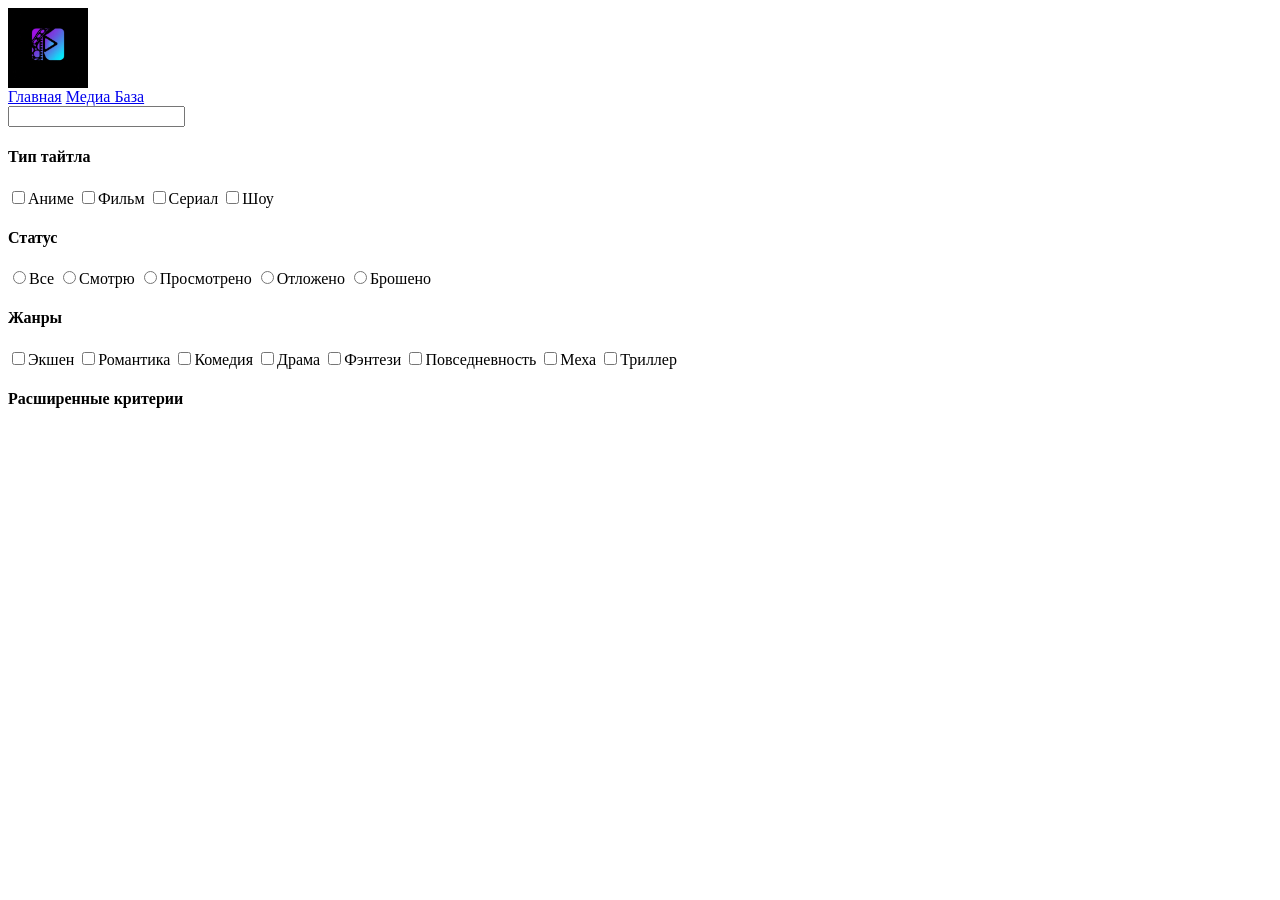
<file: index.html>
<!DOCTYPE html>
<html lang="ru">
<head>
    <meta charset="UTF-8">
    <meta name="viewport" content="width=device-width, initial-scale=1.0">
    <link rel="stylesheet" href="css/style.css">
    <title>media-base</title>
</head>
<body>
    <header>
        <div class="logo">
            <img src="images/logo.png" alt="Логотип сайта" class="logo-image">
        </div>
        <nav>
            <a href="#">Главная</a>
            <a href="#">Медиа База</a>
            <a href="#"></a>
        </nav>
        <search>
            <form>
                <input type="search">
            </form>
        </search>  
    </header>
    <main class="layout">
        <aside class="sidebar">
            <selection class="filter-group">
              <h4>Тип тайтла</h4>
                <label class="check-box"><input type="checkbox"><span class="check">Аниме</span></label>
                <label class="check-box"><input   type="checkbox"><span class="check">Фильм</span></label>
                <label class="check-box"><input type="checkbox"><span class="check">Сериал</span></label>
                <label class="check-box"><input type="checkbox"><span class="check">Шоу</span></label>
            </selection>
            <selection class="filter-group">
                <h4>Статус</h4>
                <label class="check-box"><input type="radio" name="status"><span class="check">Все</span></label>
                <label class="check-box"><input type="radio" name="status"><span class="check">Смотрю</span></label>
                <label class="check-box"><input type="radio" name="status"><span class="check">Просмотрено</span></label>
                <label class="check-box"><input type="radio" name="status"><span class="check">Отложено</span></label>
                <label class="check-box"><input type="radio" name="status"><span class="check">Брошено</span></label>
            </selection>
            <selection class="filter-group">
                <h4>Жанры</h4>
                <label class="check-box"><input type="checkbox"><span class="check">Экшен</span></label>
                <label class="check-box"><input type="checkbox"><span class="check">Романтика</span></label>
                <label class="check-box"><input type="checkbox"><span class="check">Комедия</span></label>
                <label class="check-box"><input type="checkbox"><span class="check">Драма</span></label>
                <label class="check-box"><input type="checkbox"><span class="check">Фэнтези</span></label>
                <label class="check-box"><input type="checkbox"><span class="check">Повседневность</span></label>
                <label class="check-box"><input type="checkbox"><span class="check">Меха</span></label>
                <label class="check-box"><input type="checkbox"><span class="check">Триллер</span></label>
            </selection>
            <selection class="filter-group">
                <h4>Расширенные критерии</h4>
                
            </selection>
        </aside>
        <section class="content">
            <div class="grid">
                <article class="card">

                </article>
            </div>
        </section>
    </main>
    <footer>

    </footer>
</body>
</html>
</file>
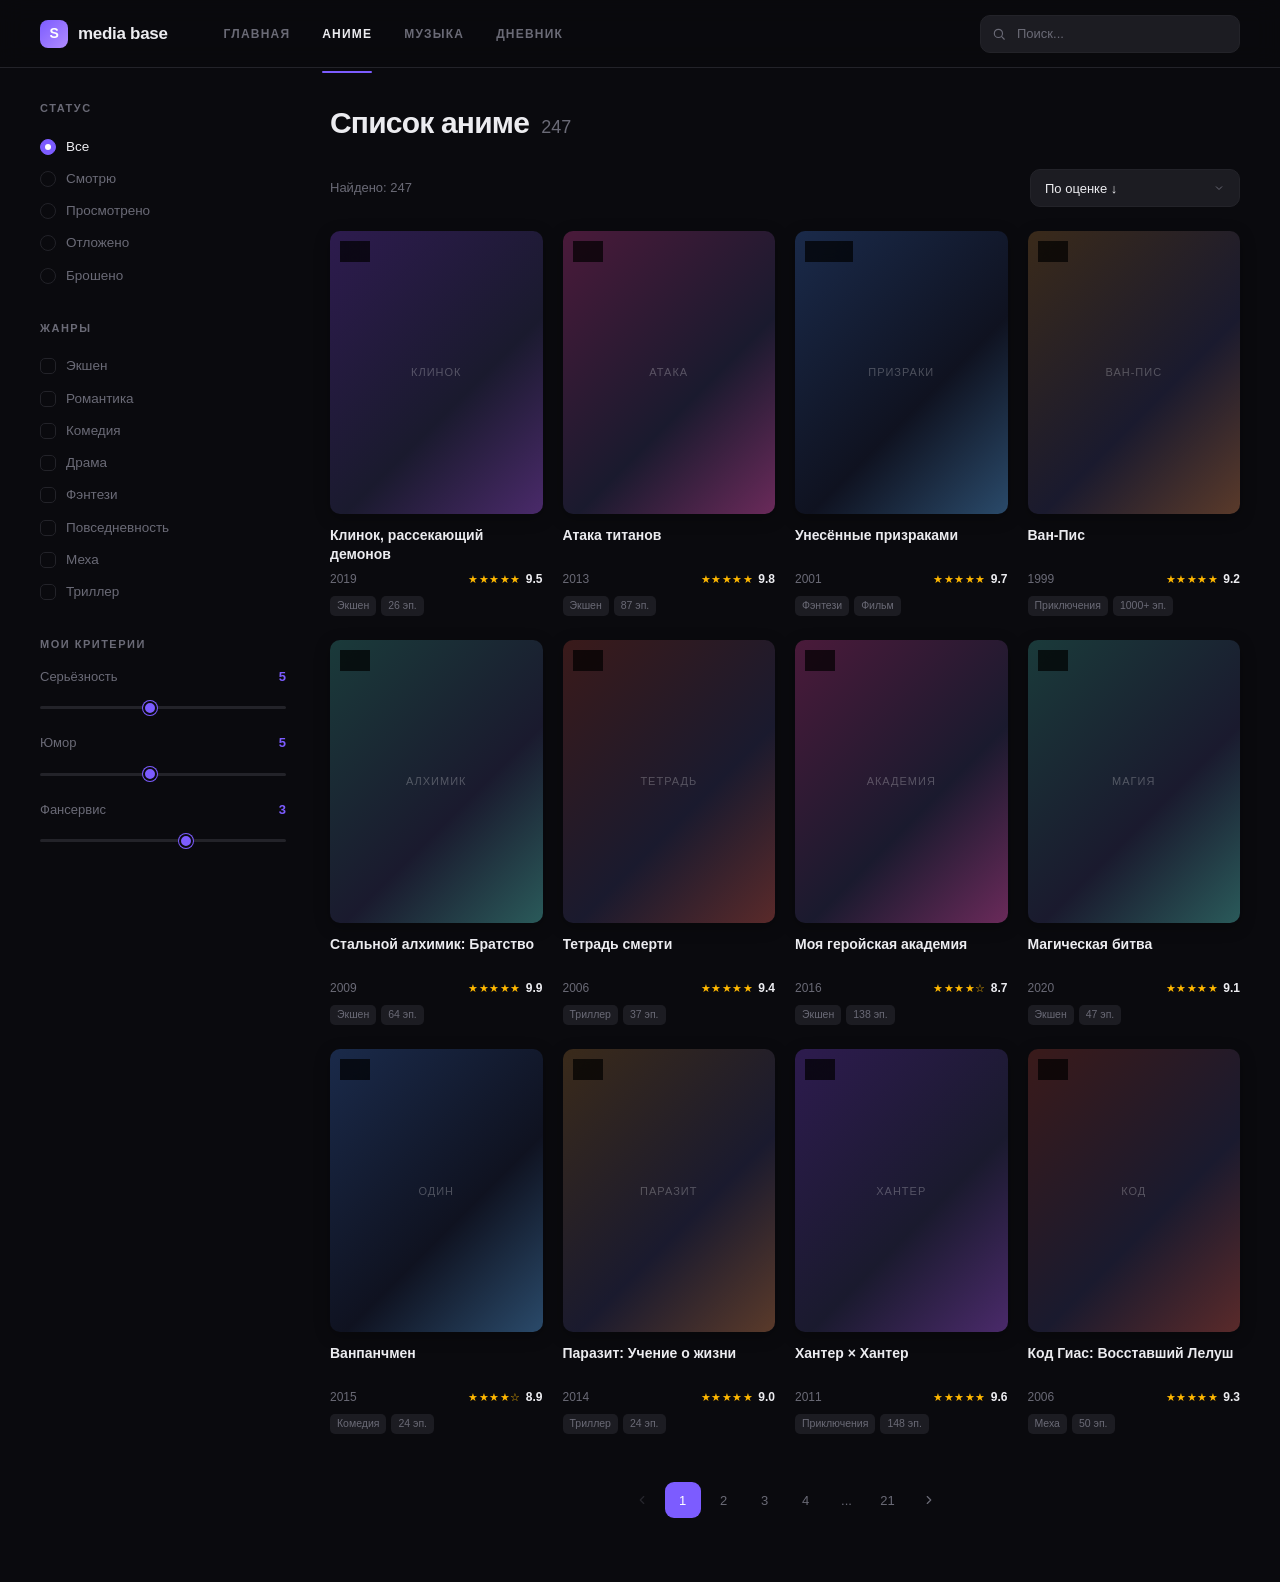
<file: example.html>
<!DOCTYPE html>
<html lang="ru">
<head>
<meta charset="UTF-8">
<meta name="viewport" content="width=device-width, initial-scale=1.0">
<title>base example</title>
<style>
  * { margin: 0; padding: 0; box-sizing: border-box; }

  :root {
    --bg: #0a0a0e;
    --bg-card: #131318;
    --bg-elev: #1c1c22;
    --border: #232329;
    --text: #ececf0;
    --dim: #6a6a76;
    --accent: #7c5cff;
    --accent-soft: rgba(124, 92, 255, 0.15);
    --star: #ffb800;
  }

  body {
    font-family: -apple-system, BlinkMacSystemFont, "Segoe UI", Roboto, sans-serif;
    background: var(--bg);
    color: var(--text);
    font-size: 14px;
    line-height: 1.5;
    -webkit-font-smoothing: antialiased;
  }

  a { color: inherit; text-decoration: none; }
  button { font-family: inherit; cursor: pointer; border: none; background: none; color: inherit; }
  input, select { font-family: inherit; }

  /* ============ HEADER ============ */
  .header {
    display: flex;
    align-items: center;
    padding: 0 40px;
    height: 68px;
    border-bottom: 1px solid var(--border);
    position: sticky;
    top: 0;
    background: rgba(10, 10, 14, 0.85);
    backdrop-filter: blur(12px);
    z-index: 50;
  }

  .logo {
    display: flex;
    align-items: center;
    gap: 10px;
    font-weight: 700;
    font-size: 17px;
    letter-spacing: -0.3px;
  }

  .logo-mark {
    width: 28px;
    height: 28px;
    border-radius: 8px;
    background: linear-gradient(135deg, #7c5cff, #b18cff);
    display: flex;
    align-items: center;
    justify-content: center;
    font-size: 14px;
    color: white;
  }

  .nav {
    display: flex;
    gap: 32px;
    margin-left: 56px;
    margin-right: auto;
  }

  .nav a {
    font-size: 12px;
    font-weight: 600;
    letter-spacing: 1.2px;
    text-transform: uppercase;
    color: var(--dim);
    padding: 6px 0;
    transition: color 0.15s;
    position: relative;
  }

  .nav a:hover { color: var(--text); }

  .nav a.active { color: var(--text); }

  .nav a.active::after {
    content: "";
    position: absolute;
    left: 0;
    right: 0;
    bottom: -24px;
    height: 2px;
    background: var(--accent);
    border-radius: 2px;
  }

  .search {
    position: relative;
    width: 260px;
  }

  .search svg {
    position: absolute;
    left: 12px;
    top: 50%;
    transform: translateY(-50%);
    width: 14px;
    height: 14px;
    color: var(--dim);
  }

  .search input {
    width: 100%;
    height: 38px;
    padding: 0 14px 0 36px;
    background: var(--bg-elev);
    border: 1px solid var(--border);
    border-radius: 10px;
    color: var(--text);
    font-size: 13px;
    outline: none;
    transition: all 0.15s;
  }

  .search input::placeholder { color: var(--dim); }

  .search input:focus {
    border-color: var(--accent);
    background: #202027;
  }

  /* ============ LAYOUT ============ */
  .layout {
    display: grid;
    grid-template-columns: 250px 1fr;
    gap: 40px;
    max-width: 1560px;
    margin: 0 auto;
    padding: 32px 40px 64px;
  }

  /* ============ SIDEBAR ============ */
  .sidebar {
    position: sticky;
    top: 100px;
    align-self: start;
    max-height: calc(100vh - 130px);
    overflow-y: auto;
    padding-right: 4px;
  }

  .sidebar::-webkit-scrollbar { width: 4px; }
  .sidebar::-webkit-scrollbar-thumb {
    background: var(--border);
    border-radius: 2px;
  }

  .fgroup { margin-bottom: 28px; }

  .fgroup-title {
    font-size: 11px;
    font-weight: 700;
    letter-spacing: 1.5px;
    text-transform: uppercase;
    color: var(--dim);
    margin-bottom: 14px;
  }

  /* Радио */
  .radio {
    display: flex;
    align-items: center;
    gap: 10px;
    padding: 6px 0;
    cursor: pointer;
    font-size: 13.5px;
    color: var(--dim);
    transition: color 0.15s;
    user-select: none;
  }

  .radio:hover { color: var(--text); }

  .radio input { display: none; }

  .radio-dot {
    width: 16px;
    height: 16px;
    border-radius: 50%;
    border: 1.5px solid var(--border);
    flex-shrink: 0;
    position: relative;
    transition: all 0.15s;
  }

  .radio:hover .radio-dot { border-color: var(--dim); }

  .radio input:checked + .radio-dot {
    border-color: var(--accent);
    background: var(--accent);
  }

  .radio input:checked + .radio-dot::after {
    content: "";
    position: absolute;
    inset: 4px;
    border-radius: 50%;
    background: white;
  }

  .radio input:checked ~ .radio-label { color: var(--text); font-weight: 500; }

  /* Чекбокс */
  .check {
    display: flex;
    align-items: center;
    gap: 10px;
    padding: 6px 0;
    cursor: pointer;
    font-size: 13.5px;
    color: var(--dim);
    transition: color 0.15s;
    user-select: none;
  }

  .check:hover { color: var(--text); }

  .check input { display: none; }

  .check-box {
    width: 16px;
    height: 16px;
    border-radius: 5px;
    border: 1.5px solid var(--border);
    flex-shrink: 0;
    position: relative;
    transition: all 0.15s;
  }

  .check:hover .check-box { border-color: var(--dim); }

  .check input:checked + .check-box {
    background: var(--accent);
    border-color: var(--accent);
  }

  .check input:checked + .check-box::after {
    content: "";
    position: absolute;
    left: 4px;
    top: 1px;
    width: 4px;
    height: 8px;
    border: solid white;
    border-width: 0 1.5px 1.5px 0;
    transform: rotate(45deg);
  }

  .check input:checked ~ .check-label { color: var(--text); font-weight: 500; }

  /* Ползунки */
  .slider { margin-bottom: 18px; }

  .slider-head {
    display: flex;
    justify-content: space-between;
    align-items: center;
    font-size: 13px;
    color: var(--dim);
    margin-bottom: 8px;
  }

  .slider-value {
    color: var(--accent);
    font-weight: 600;
    font-variant-numeric: tabular-nums;
  }

  input[type="range"] {
    width: 100%;
    -webkit-appearance: none;
    appearance: none;
    height: 3px;
    background: var(--border);
    border-radius: 2px;
    outline: none;
  }

  input[type="range"]::-webkit-slider-thumb {
    -webkit-appearance: none;
    appearance: none;
    width: 14px;
    height: 14px;
    border-radius: 50%;
    background: var(--accent);
    cursor: pointer;
    border: 2px solid var(--bg);
    box-shadow: 0 0 0 1px var(--accent);
    transition: transform 0.1s;
  }

  input[type="range"]::-webkit-slider-thumb:hover { transform: scale(1.15); }

  input[type="range"]::-moz-range-thumb {
    width: 14px;
    height: 14px;
    border-radius: 50%;
    background: var(--accent);
    cursor: pointer;
    border: 2px solid var(--bg);
    box-shadow: 0 0 0 1px var(--accent);
  }

  /* Поля От-До */
  .range-row {
    display: flex;
    align-items: center;
    gap: 8px;
  }

  .range-row input {
    flex: 1;
    min-width: 0;
    height: 34px;
    padding: 0 10px;
    background: var(--bg-elev);
    border: 1px solid var(--border);
    border-radius: 8px;
    color: var(--text);
    font-size: 13px;
    outline: none;
    transition: all 0.15s;
  }

  .range-row input::placeholder { color: var(--dim); }

  .range-row input:focus {
    border-color: var(--accent);
    background: #202027;
  }

  .range-row .dash { color: var(--dim); font-size: 12px; }

  /* Кнопка сброса */
  .reset {
    width: 100%;
    height: 38px;
    background: var(--bg-elev);
    border: 1px solid var(--border);
    border-radius: 10px;
    color: var(--dim);
    font-size: 12px;
    font-weight: 600;
    letter-spacing: 1px;
    text-transform: uppercase;
    transition: all 0.15s;
  }

  .reset:hover {
    color: var(--text);
    border-color: var(--accent);
    background: var(--accent-soft);
  }

  /* ============ MAIN ============ */
  .page-head {
    display: flex;
    align-items: baseline;
    gap: 12px;
    margin-bottom: 24px;
  }

  .page-head h1 {
    font-size: 30px;
    font-weight: 700;
    letter-spacing: -0.8px;
  }

  .page-count {
    font-size: 18px;
    color: var(--dim);
    font-weight: 400;
  }

  .toolbar {
    display: flex;
    justify-content: space-between;
    align-items: center;
    margin-bottom: 24px;
  }

  .toolbar-info {
    font-size: 13px;
    color: var(--dim);
  }

  .sort {
    height: 38px;
    padding: 0 36px 0 14px;
    background: var(--bg-elev) url("data:image/svg+xml;utf8,<svg xmlns='http://www.w3.org/2000/svg' width='12' height='12' viewBox='0 0 24 24' fill='none' stroke='%236a6a76' stroke-width='2'><polyline points='6 9 12 15 18 9'/></svg>") no-repeat right 14px center;
    border: 1px solid var(--border);
    border-radius: 10px;
    color: var(--text);
    font-size: 13px;
    outline: none;
    cursor: pointer;
    appearance: none;
    -webkit-appearance: none;
    transition: all 0.15s;
  }

  .sort:focus { border-color: var(--accent); }

  /* ============ СЕТКА ============ */
  .grid {
    display: grid;
    grid-template-columns: repeat(4, 1fr);
    gap: 24px 20px;
  }

  .card {
    cursor: pointer;
    transition: transform 0.2s;
  }

  .card:hover { transform: translateY(-4px); }

  .poster {
    position: relative;
    aspect-ratio: 3 / 4;
    border-radius: 10px;
    overflow: hidden;
    background: #1a1a20;
    margin-bottom: 12px;
    display: flex;
    align-items: center;
    justify-content: center;
    box-shadow: 0 4px 16px rgba(0, 0, 0, 0.3);
  }

  /* Заглушки постеров — разные градиенты для разнообразия */
  .poster.p1 { background: linear-gradient(135deg, #2d1b4e 0%, #1a1a2e 60%, #4a2a6a 100%); }
  .poster.p2 { background: linear-gradient(135deg, #4a1a3a 0%, #1a1a2e 60%, #6a2a5a 100%); }
  .poster.p3 { background: linear-gradient(135deg, #1a2a4a 0%, #0f1220 60%, #2a4a6a 100%); }
  .poster.p4 { background: linear-gradient(135deg, #3a2a1a 0%, #1a1a2e 60%, #5a3a2a 100%); }
  .poster.p5 { background: linear-gradient(135deg, #1a3a3a 0%, #1a1a2e 60%, #2a5a5a 100%); }
  .poster.p6 { background: linear-gradient(135deg, #3a1a1a 0%, #1a1a2e 60%, #5a2a2a 100%); }

  .poster-title {
    font-size: 11px;
    color: rgba(255,255,255,0.25);
    text-align: center;
    padding: 0 12px;
    letter-spacing: 1px;
    text-transform: uppercase;
  }

  .poster-badge {
    position: absolute;
    top: 10px;
    left: 10px;
    padding: 3px 8px;
    background: rgba(0, 0, 0, 0.7);
    backdrop-filter: blur(8px);
    border-radius: 6px;
    font-size: 10px;
    font-weight: 700;
    letter-spacing: 0.8px;
    color: white;
  }

  .card-title {
    font-size: 14px;
    font-weight: 600;
    line-height: 1.35;
    margin-bottom: 6px;
    display: -webkit-box;
    -webkit-line-clamp: 2;
    -webkit-box-orient: vertical;
    overflow: hidden;
    min-height: 38px;
  }

  .card-meta {
    display: flex;
    align-items: center;
    justify-content: space-between;
    font-size: 12px;
    color: var(--dim);
    margin-bottom: 8px;
  }

  .card-rating {
    display: flex;
    align-items: center;
    gap: 5px;
  }

  .stars {
    color: var(--star);
    font-size: 11px;
    letter-spacing: 0.5px;
  }

  .rating-num {
    color: var(--text);
    font-weight: 600;
    font-variant-numeric: tabular-nums;
  }

  .card-tags {
    display: flex;
    gap: 5px;
    flex-wrap: wrap;
  }

  .tag {
    padding: 2px 7px;
    background: var(--bg-elev);
    border-radius: 5px;
    font-size: 10.5px;
    color: var(--dim);
    font-weight: 500;
  }

  /* ============ ПАГИНАЦИЯ ============ */
  .pagination {
    display: flex;
    justify-content: center;
    align-items: center;
    gap: 5px;
    margin-top: 48px;
  }

  .pagination button {
    min-width: 36px;
    height: 36px;
    padding: 0 8px;
    border-radius: 9px;
    font-size: 13px;
    font-weight: 500;
    color: var(--dim);
    background: transparent;
    transition: all 0.15s;
    display: inline-flex;
    align-items: center;
    justify-content: center;
  }

  .pagination button:hover:not(:disabled):not(.active) {
    background: var(--bg-elev);
    color: var(--text);
  }

  .pagination button.active {
    background: var(--accent);
    color: white;
  }

  .pagination button:disabled {
    opacity: 0.3;
    cursor: not-allowed;
  }

  .pagination svg {
    width: 14px;
    height: 14px;
  }

  /* ============ АДАПТИВ ============ */
  @media (max-width: 1200px) {
    .grid { grid-template-columns: repeat(3, 1fr); }
  }

  @media (max-width: 960px) {
    .layout {
      grid-template-columns: 1fr;
      padding: 24px 20px 48px;
      gap: 24px;
    }
    .sidebar {
      position: static;
      max-height: none;
      display: grid;
      grid-template-columns: repeat(2, 1fr);
      gap: 20px 32px;
      padding-bottom: 24px;
      border-bottom: 1px solid var(--border);
    }
    .fgroup { margin-bottom: 0; }
    .header { padding: 0 20px; }
    .nav { display: none; }
  }

  @media (max-width: 640px) {
    .sidebar { grid-template-columns: 1fr; }
    .grid { grid-template-columns: repeat(2, 1fr); gap: 16px 12px; }
    .page-head h1 { font-size: 22px; }
    .page-count { font-size: 15px; }
    .search { width: 150px; }
    .card-title { font-size: 13px; }
  }
</style>
</head>
<body>

<!-- ============ HEADER ============ -->
<header class="header">
  <div class="logo">
    <div class="logo-mark">S</div>
    <span>media base</span>
  </div>

  <nav class="nav">
    <a href="#">Главная</a>
    <a href="#" class="active">Аниме</a>
    <a href="#">Музыка</a>
    <a href="#">Дневник</a>
  </nav>

  <div class="search">
    <svg viewBox="0 0 24 24" fill="none" stroke="currentColor" stroke-width="2" stroke-linecap="round" stroke-linejoin="round">
      <circle cx="11" cy="11" r="7"></circle>
      <line x1="21" y1="21" x2="16.65" y2="16.65"></line>
    </svg>
    <input type="text" placeholder="Поиск...">
  </div>
</header>

<!-- ============ LAYOUT ============ -->
<div class="layout">

  <!-- ============ SIDEBAR ============ -->
  <aside class="sidebar">

    <div class="fgroup">
      <div class="fgroup-title">Статус</div>
      <label class="radio">
        <input type="radio" name="status" checked>
        <span class="radio-dot"></span>
        <span class="radio-label">Все</span>
      </label>
      <label class="radio">
        <input type="radio" name="status">
        <span class="radio-dot"></span>
        <span class="radio-label">Смотрю</span>
      </label>
      <label class="radio">
        <input type="radio" name="status">
        <span class="radio-dot"></span>
        <span class="radio-label">Просмотрено</span>
      </label>
      <label class="radio">
        <input type="radio" name="status">
        <span class="radio-dot"></span>
        <span class="radio-label">Отложено</span>
      </label>
      <label class="radio">
        <input type="radio" name="status">
        <span class="radio-dot"></span>
        <span class="radio-label">Брошено</span>
      </label>
    </div>

    <div class="fgroup">
      <div class="fgroup-title">Жанры</div>
      <label class="check"><input type="checkbox"><span class="check-box"></span><span class="check-label">Экшен</span></label>
      <label class="check"><input type="checkbox"><span class="check-box"></span><span class="check-label">Романтика</span></label>
      <label class="check"><input type="checkbox"><span class="check-box"></span><span class="check-label">Комедия</span></label>
      <label class="check"><input type="checkbox"><span class="check-box"></span><span class="check-label">Драма</span></label>
      <label class="check"><input type="checkbox"><span class="check-box"></span><span class="check-label">Фэнтези</span></label>
      <label class="check"><input type="checkbox"><span class="check-box"></span><span class="check-label">Повседневность</span></label>
      <label class="check"><input type="checkbox"><span class="check-box"></span><span class="check-label">Меха</span></label>
      <label class="check"><input type="checkbox"><span class="check-box"></span><span class="check-label">Триллер</span></label>
    </div>

    <div class="fgroup">
      <div class="fgroup-title">Мои критерии</div>

      <div class="slider">
        <div class="slider-head">
          <span>Серьёзность</span>
          <span class="slider-value" id="s1">5</span>
        </div>
        <input type="range" min="1" max="10" value="5" oninput="document.getElementById('s1').textContent=this.value">
      </div>

      <div class="slider">
        <div class="slider-head">
          <span>Юмор</span>
          <span class="slider-value" id="s2">5</span>
        </div>
        <input type="range" min="1" max="10" value="5" oninput="document.getElementById('s2').textContent=this.value">
      </div>

      <div class="slider">
        <div class="slider-head">
          <span>Фансервис</span>
          <span class="slider-value" id="s3">3</span>
        </div>
        <input type="range" min="0" max="5" value="3" oninput="document.getElementById('s3').textContent=this.value">
      </div>
    </div>

    <div class="fgroup">
      <div class="fgroup-title">Год</div>
      <div class="range-row">
        <input type="number" placeholder="От" min="1960" max="2026">
        <span class="dash">—</span>
        <input type="number" placeholder="До" min="1960" max="2026">
      </div>
    </div>

    <div class="fgroup">
      <div class="fgroup-title">Моя оценка</div>
      <div class="range-row">
        <input type="number" placeholder="От" min="1" max="10">
        <span class="dash">—</span>
        <input type="number" placeholder="До" min="1" max="10">
      </div>
    </div>

    <button class="reset">Сбросить фильтры</button>

  </aside>

  <!-- ============ MAIN ============ -->
  <main>

    <div class="page-head">
      <h1>Список аниме</h1>
      <span class="page-count">247</span>
    </div>

    <div class="toolbar">
      <div class="toolbar-info">Найдено: 247</div>
      <select class="sort">
        <option>По оценке ↓</option>
        <option>По году ↓</option>
        <option>По дате добавления ↓</option>
        <option>По названию ↑</option>
        <option>По рейтингу Кинопоиска ↓</option>
      </select>
    </div>

    <div class="grid">

      <!-- Карточка 1 -->
      <div class="card">
        <div class="poster p1">
          <span class="poster-badge">TV</span>
          <span class="poster-title">Клинок</span>
        </div>
        <div class="card-title">Клинок, рассекающий демонов</div>
        <div class="card-meta">
          <span>2019</span>
          <span class="card-rating">
            <span class="stars">★★★★★</span>
            <span class="rating-num">9.5</span>
          </span>
        </div>
        <div class="card-tags">
          <span class="tag">Экшен</span>
          <span class="tag">26 эп.</span>
        </div>
      </div>

      <!-- Карточка 2 -->
      <div class="card">
        <div class="poster p2">
          <span class="poster-badge">TV</span>
          <span class="poster-title">Атака</span>
        </div>
        <div class="card-title">Атака титанов</div>
        <div class="card-meta">
          <span>2013</span>
          <span class="card-rating">
            <span class="stars">★★★★★</span>
            <span class="rating-num">9.8</span>
          </span>
        </div>
        <div class="card-tags">
          <span class="tag">Экшен</span>
          <span class="tag">87 эп.</span>
        </div>
      </div>

      <!-- Карточка 3 -->
      <div class="card">
        <div class="poster p3">
          <span class="poster-badge">Movie</span>
          <span class="poster-title">Призраки</span>
        </div>
        <div class="card-title">Унесённые призраками</div>
        <div class="card-meta">
          <span>2001</span>
          <span class="card-rating">
            <span class="stars">★★★★★</span>
            <span class="rating-num">9.7</span>
          </span>
        </div>
        <div class="card-tags">
          <span class="tag">Фэнтези</span>
          <span class="tag">Фильм</span>
        </div>
      </div>

      <!-- Карточка 4 -->
      <div class="card">
        <div class="poster p4">
          <span class="poster-badge">TV</span>
          <span class="poster-title">Ван-Пис</span>
        </div>
        <div class="card-title">Ван-Пис</div>
        <div class="card-meta">
          <span>1999</span>
          <span class="card-rating">
            <span class="stars">★★★★★</span>
            <span class="rating-num">9.2</span>
          </span>
        </div>
        <div class="card-tags">
          <span class="tag">Приключения</span>
          <span class="tag">1000+ эп.</span>
        </div>
      </div>

      <!-- Карточка 5 -->
      <div class="card">
        <div class="poster p5">
          <span class="poster-badge">TV</span>
          <span class="poster-title">Алхимик</span>
        </div>
        <div class="card-title">Стальной алхимик: Братство</div>
        <div class="card-meta">
          <span>2009</span>
          <span class="card-rating">
            <span class="stars">★★★★★</span>
            <span class="rating-num">9.9</span>
          </span>
        </div>
        <div class="card-tags">
          <span class="tag">Экшен</span>
          <span class="tag">64 эп.</span>
        </div>
      </div>

      <!-- Карточка 6 -->
      <div class="card">
        <div class="poster p6">
          <span class="poster-badge">TV</span>
          <span class="poster-title">Тетрадь</span>
        </div>
        <div class="card-title">Тетрадь смерти</div>
        <div class="card-meta">
          <span>2006</span>
          <span class="card-rating">
            <span class="stars">★★★★★</span>
            <span class="rating-num">9.4</span>
          </span>
        </div>
        <div class="card-tags">
          <span class="tag">Триллер</span>
          <span class="tag">37 эп.</span>
        </div>
      </div>

      <!-- Карточка 7 -->
      <div class="card">
        <div class="poster p2">
          <span class="poster-badge">TV</span>
          <span class="poster-title">Академия</span>
        </div>
        <div class="card-title">Моя геройская академия</div>
        <div class="card-meta">
          <span>2016</span>
          <span class="card-rating">
            <span class="stars">★★★★☆</span>
            <span class="rating-num">8.7</span>
          </span>
        </div>
        <div class="card-tags">
          <span class="tag">Экшен</span>
          <span class="tag">138 эп.</span>
        </div>
      </div>

      <!-- Карточка 8 -->
      <div class="card">
        <div class="poster p5">
          <span class="poster-badge">TV</span>
          <span class="poster-title">Магия</span>
        </div>
        <div class="card-title">Магическая битва</div>
        <div class="card-meta">
          <span>2020</span>
          <span class="card-rating">
            <span class="stars">★★★★★</span>
            <span class="rating-num">9.1</span>
          </span>
        </div>
        <div class="card-tags">
          <span class="tag">Экшен</span>
          <span class="tag">47 эп.</span>
        </div>
      </div>

      <!-- Карточка 9 -->
      <div class="card">
        <div class="poster p3">
          <span class="poster-badge">TV</span>
          <span class="poster-title">Один</span>
        </div>
        <div class="card-title">Ванпанчмен</div>
        <div class="card-meta">
          <span>2015</span>
          <span class="card-rating">
            <span class="stars">★★★★☆</span>
            <span class="rating-num">8.9</span>
          </span>
        </div>
        <div class="card-tags">
          <span class="tag">Комедия</span>
          <span class="tag">24 эп.</span>
        </div>
      </div>

      <!-- Карточка 10 -->
      <div class="card">
        <div class="poster p4">
          <span class="poster-badge">TV</span>
          <span class="poster-title">Паразит</span>
        </div>
        <div class="card-title">Паразит: Учение о жизни</div>
        <div class="card-meta">
          <span>2014</span>
          <span class="card-rating">
            <span class="stars">★★★★★</span>
            <span class="rating-num">9.0</span>
          </span>
        </div>
        <div class="card-tags">
          <span class="tag">Триллер</span>
          <span class="tag">24 эп.</span>
        </div>
      </div>

      <!-- Карточка 11 -->
      <div class="card">
        <div class="poster p1">
          <span class="poster-badge">TV</span>
          <span class="poster-title">Хантер</span>
        </div>
        <div class="card-title">Хантер × Хантер</div>
        <div class="card-meta">
          <span>2011</span>
          <span class="card-rating">
            <span class="stars">★★★★★</span>
            <span class="rating-num">9.6</span>
          </span>
        </div>
        <div class="card-tags">
          <span class="tag">Приключения</span>
          <span class="tag">148 эп.</span>
        </div>
      </div>

      <!-- Карточка 12 -->
      <div class="card">
        <div class="poster p6">
          <span class="poster-badge">TV</span>
          <span class="poster-title">Код</span>
        </div>
        <div class="card-title">Код Гиас: Восставший Лелуш</div>
        <div class="card-meta">
          <span>2006</span>
          <span class="card-rating">
            <span class="stars">★★★★★</span>
            <span class="rating-num">9.3</span>
          </span>
        </div>
        <div class="card-tags">
          <span class="tag">Меха</span>
          <span class="tag">50 эп.</span>
        </div>
      </div>

    </div>

    <!-- Пагинация -->
    <div class="pagination">
      <button disabled>
        <svg viewBox="0 0 24 24" fill="none" stroke="currentColor" stroke-width="2" stroke-linecap="round" stroke-linejoin="round"><polyline points="15 18 9 12 15 6"></polyline></svg>
      </button>
      <button class="active">1</button>
      <button>2</button>
      <button>3</button>
      <button>4</button>
      <button>...</button>
      <button>21</button>
      <button>
        <svg viewBox="0 0 24 24" fill="none" stroke="currentColor" stroke-width="2" stroke-linecap="round" stroke-linejoin="round"><polyline points="9 18 15 12 9 6"></polyline></svg>
      </button>
    </div>

  </main>

</div>

</body>
</html>
</file>
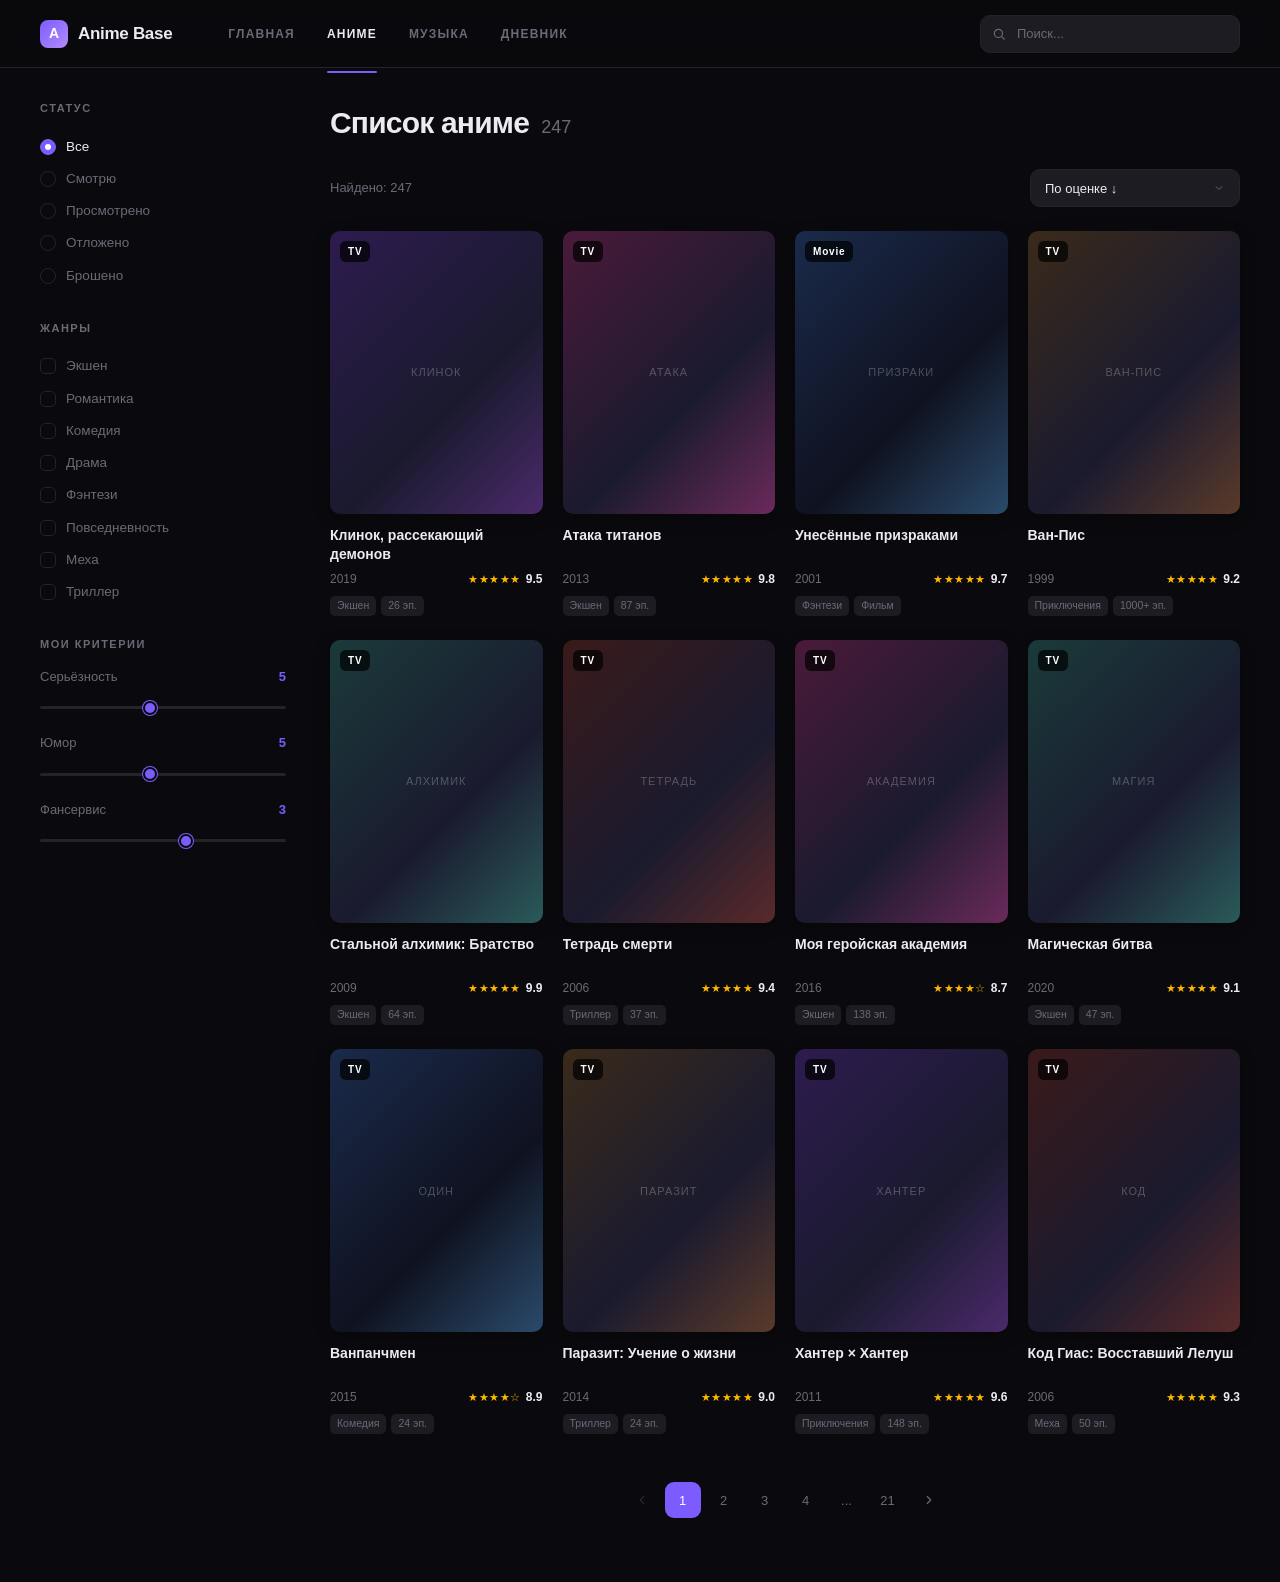
<file: test.html>
<!DOCTYPE html>
<html lang="ru">
<head>
<meta charset="UTF-8">
<meta name="viewport" content="width=device-width, initial-scale=1.0">
<title>Anime Base</title>
<style>
  * { margin: 0; padding: 0; box-sizing: border-box; }

  :root {
    --bg: #0a0a0e;
    --bg-card: #131318;
    --bg-elev: #1c1c22;
    --border: #232329;
    --text: #ececf0;
    --dim: #6a6a76;
    --accent: #7c5cff;
    --accent-soft: rgba(124, 92, 255, 0.15);
    --star: #ffb800;
  }

  body {
    font-family: -apple-system, BlinkMacSystemFont, "Segoe UI", Roboto, sans-serif;
    background: var(--bg);
    color: var(--text);
    font-size: 14px;
    line-height: 1.5;
    -webkit-font-smoothing: antialiased;
  }

  a { color: inherit; text-decoration: none; }
  button { font-family: inherit; cursor: pointer; border: none; background: none; color: inherit; }
  input, select { font-family: inherit; }

  /* ============ HEADER ============ */
  .header {
    display: flex;
    align-items: center;
    padding: 0 40px;
    height: 68px;
    border-bottom: 1px solid var(--border);
    position: sticky;
    top: 0;
    background: rgba(10, 10, 14, 0.85);
    backdrop-filter: blur(12px);
    z-index: 50;
  }

  .logo {
    display: flex;
    align-items: center;
    gap: 10px;
    font-weight: 700;
    font-size: 17px;
    letter-spacing: -0.3px;
  }

  .logo-mark {
    width: 28px;
    height: 28px;
    border-radius: 8px;
    background: linear-gradient(135deg, #7c5cff, #b18cff);
    display: flex;
    align-items: center;
    justify-content: center;
    font-size: 14px;
    color: white;
  }

  .nav {
    display: flex;
    gap: 32px;
    margin-left: 56px;
    margin-right: auto;
  }

  .nav a {
    font-size: 12px;
    font-weight: 600;
    letter-spacing: 1.2px;
    text-transform: uppercase;
    color: var(--dim);
    padding: 6px 0;
    transition: color 0.15s;
    position: relative;
  }

  .nav a:hover { color: var(--text); }

  .nav a.active { color: var(--text); }

  .nav a.active::after {
    content: "";
    position: absolute;
    left: 0;
    right: 0;
    bottom: -24px;
    height: 2px;
    background: var(--accent);
    border-radius: 2px;
  }

  .search {
    position: relative;
    width: 260px;
  }

  .search svg {
    position: absolute;
    left: 12px;
    top: 50%;
    transform: translateY(-50%);
    width: 14px;
    height: 14px;
    color: var(--dim);
  }

  .search input {
    width: 100%;
    height: 38px;
    padding: 0 14px 0 36px;
    background: var(--bg-elev);
    border: 1px solid var(--border);
    border-radius: 10px;
    color: var(--text);
    font-size: 13px;
    outline: none;
    transition: all 0.15s;
  }

  .search input::placeholder { color: var(--dim); }

  .search input:focus {
    border-color: var(--accent);
    background: #202027;
  }

  /* ============ LAYOUT ============ */
  .layout {
    display: grid;
    grid-template-columns: 250px 1fr;
    gap: 40px;
    max-width: 1560px;
    margin: 0 auto;
    padding: 32px 40px 64px;
  }

  /* ============ SIDEBAR ============ */
  .sidebar {
    position: sticky;
    top: 100px;
    align-self: start;
    max-height: calc(100vh - 130px);
    overflow-y: auto;
    padding-right: 4px;
  }

  .sidebar::-webkit-scrollbar { width: 4px; }
  .sidebar::-webkit-scrollbar-thumb {
    background: var(--border);
    border-radius: 2px;
  }

  .fgroup { margin-bottom: 28px; }

  .fgroup-title {
    font-size: 11px;
    font-weight: 700;
    letter-spacing: 1.5px;
    text-transform: uppercase;
    color: var(--dim);
    margin-bottom: 14px;
  }

  /* Радио */
  .radio {
    display: flex;
    align-items: center;
    gap: 10px;
    padding: 6px 0;
    cursor: pointer;
    font-size: 13.5px;
    color: var(--dim);
    transition: color 0.15s;
    user-select: none;
  }

  .radio:hover { color: var(--text); }

  .radio input { display: none; }

  .radio-dot {
    width: 16px;
    height: 16px;
    border-radius: 50%;
    border: 1.5px solid var(--border);
    flex-shrink: 0;
    position: relative;
    transition: all 0.15s;
  }

  .radio:hover .radio-dot { border-color: var(--dim); }

  .radio input:checked + .radio-dot {
    border-color: var(--accent);
    background: var(--accent);
  }

  .radio input:checked + .radio-dot::after {
    content: "";
    position: absolute;
    inset: 4px;
    border-radius: 50%;
    background: white;
  }

  .radio input:checked ~ .radio-label { color: var(--text); font-weight: 500; }

  /* Чекбокс */
  .check {
    display: flex;
    align-items: center;
    gap: 10px;
    padding: 6px 0;
    cursor: pointer;
    font-size: 13.5px;
    color: var(--dim);
    transition: color 0.15s;
    user-select: none;
  }

  .check:hover { color: var(--text); }

  .check input { display: none; }

  .check-box {
    width: 16px;
    height: 16px;
    border-radius: 5px;
    border: 1.5px solid var(--border);
    flex-shrink: 0;
    position: relative;
    transition: all 0.15s;
  }

  .check:hover .check-box { border-color: var(--dim); }

  .check input:checked + .check-box {
    background: var(--accent);
    border-color: var(--accent);
  }

  .check input:checked + .check-box::after {
    content: "";
    position: absolute;
    left: 4px;
    top: 1px;
    width: 4px;
    height: 8px;
    border: solid white;
    border-width: 0 1.5px 1.5px 0;
    transform: rotate(45deg);
  }

  .check input:checked ~ .check-label { color: var(--text); font-weight: 500; }

  /* Ползунки */
  .slider { margin-bottom: 18px; }

  .slider-head {
    display: flex;
    justify-content: space-between;
    align-items: center;
    font-size: 13px;
    color: var(--dim);
    margin-bottom: 8px;
  }

  .slider-value {
    color: var(--accent);
    font-weight: 600;
    font-variant-numeric: tabular-nums;
  }

  input[type="range"] {
    width: 100%;
    -webkit-appearance: none;
    appearance: none;
    height: 3px;
    background: var(--border);
    border-radius: 2px;
    outline: none;
  }

  input[type="range"]::-webkit-slider-thumb {
    -webkit-appearance: none;
    appearance: none;
    width: 14px;
    height: 14px;
    border-radius: 50%;
    background: var(--accent);
    cursor: pointer;
    border: 2px solid var(--bg);
    box-shadow: 0 0 0 1px var(--accent);
    transition: transform 0.1s;
  }

  input[type="range"]::-webkit-slider-thumb:hover { transform: scale(1.15); }

  input[type="range"]::-moz-range-thumb {
    width: 14px;
    height: 14px;
    border-radius: 50%;
    background: var(--accent);
    cursor: pointer;
    border: 2px solid var(--bg);
    box-shadow: 0 0 0 1px var(--accent);
  }

  /* Поля От-До */
  .range-row {
    display: flex;
    align-items: center;
    gap: 8px;
  }

  .range-row input {
    flex: 1;
    min-width: 0;
    height: 34px;
    padding: 0 10px;
    background: var(--bg-elev);
    border: 1px solid var(--border);
    border-radius: 8px;
    color: var(--text);
    font-size: 13px;
    outline: none;
    transition: all 0.15s;
  }

  .range-row input::placeholder { color: var(--dim); }

  .range-row input:focus {
    border-color: var(--accent);
    background: #202027;
  }

  .range-row .dash { color: var(--dim); font-size: 12px; }

  /* Кнопка сброса */
  .reset {
    width: 100%;
    height: 38px;
    background: var(--bg-elev);
    border: 1px solid var(--border);
    border-radius: 10px;
    color: var(--dim);
    font-size: 12px;
    font-weight: 600;
    letter-spacing: 1px;
    text-transform: uppercase;
    transition: all 0.15s;
  }

  .reset:hover {
    color: var(--text);
    border-color: var(--accent);
    background: var(--accent-soft);
  }

  /* ============ MAIN ============ */
  .page-head {
    display: flex;
    align-items: baseline;
    gap: 12px;
    margin-bottom: 24px;
  }

  .page-head h1 {
    font-size: 30px;
    font-weight: 700;
    letter-spacing: -0.8px;
  }

  .page-count {
    font-size: 18px;
    color: var(--dim);
    font-weight: 400;
  }

  .toolbar {
    display: flex;
    justify-content: space-between;
    align-items: center;
    margin-bottom: 24px;
  }

  .toolbar-info {
    font-size: 13px;
    color: var(--dim);
  }

  .sort {
    height: 38px;
    padding: 0 36px 0 14px;
    background: var(--bg-elev) url("data:image/svg+xml;utf8,<svg xmlns='http://www.w3.org/2000/svg' width='12' height='12' viewBox='0 0 24 24' fill='none' stroke='%236a6a76' stroke-width='2'><polyline points='6 9 12 15 18 9'/></svg>") no-repeat right 14px center;
    border: 1px solid var(--border);
    border-radius: 10px;
    color: var(--text);
    font-size: 13px;
    outline: none;
    cursor: pointer;
    appearance: none;
    -webkit-appearance: none;
    transition: all 0.15s;
  }

  .sort:focus { border-color: var(--accent); }

  /* ============ СЕТКА ============ */
  .grid {
    display: grid;
    grid-template-columns: repeat(4, 1fr);
    gap: 24px 20px;
  }

  .card {
    cursor: pointer;
    transition: transform 0.2s;
  }

  .card:hover { transform: translateY(-4px); }

  .poster {
    position: relative;
    aspect-ratio: 3 / 4;
    border-radius: 10px;
    overflow: hidden;
    background: #1a1a20;
    margin-bottom: 12px;
    display: flex;
    align-items: center;
    justify-content: center;
    box-shadow: 0 4px 16px rgba(0, 0, 0, 0.3);
  }

  /* Заглушки постеров — разные градиенты для разнообразия */
  .poster.p1 { background: linear-gradient(135deg, #2d1b4e 0%, #1a1a2e 60%, #4a2a6a 100%); }
  .poster.p2 { background: linear-gradient(135deg, #4a1a3a 0%, #1a1a2e 60%, #6a2a5a 100%); }
  .poster.p3 { background: linear-gradient(135deg, #1a2a4a 0%, #0f1220 60%, #2a4a6a 100%); }
  .poster.p4 { background: linear-gradient(135deg, #3a2a1a 0%, #1a1a2e 60%, #5a3a2a 100%); }
  .poster.p5 { background: linear-gradient(135deg, #1a3a3a 0%, #1a1a2e 60%, #2a5a5a 100%); }
  .poster.p6 { background: linear-gradient(135deg, #3a1a1a 0%, #1a1a2e 60%, #5a2a2a 100%); }

  .poster-title {
    font-size: 11px;
    color: rgba(255,255,255,0.25);
    text-align: center;
    padding: 0 12px;
    letter-spacing: 1px;
    text-transform: uppercase;
  }

  .poster-badge {
    position: absolute;
    top: 10px;
    left: 10px;
    padding: 3px 8px;
    background: rgba(0, 0, 0, 0.7);
    backdrop-filter: blur(8px);
    border-radius: 6px;
    font-size: 10px;
    font-weight: 700;
    letter-spacing: 0.8px;
    color: white;
  }

  .card-title {
    font-size: 14px;
    font-weight: 600;
    line-height: 1.35;
    margin-bottom: 6px;
    display: -webkit-box;
    -webkit-line-clamp: 2;
    -webkit-box-orient: vertical;
    overflow: hidden;
    min-height: 38px;
  }

  .card-meta {
    display: flex;
    align-items: center;
    justify-content: space-between;
    font-size: 12px;
    color: var(--dim);
    margin-bottom: 8px;
  }

  .card-rating {
    display: flex;
    align-items: center;
    gap: 5px;
  }

  .stars {
    color: var(--star);
    font-size: 11px;
    letter-spacing: 0.5px;
  }

  .rating-num {
    color: var(--text);
    font-weight: 600;
    font-variant-numeric: tabular-nums;
  }

  .card-tags {
    display: flex;
    gap: 5px;
    flex-wrap: wrap;
  }

  .tag {
    padding: 2px 7px;
    background: var(--bg-elev);
    border-radius: 5px;
    font-size: 10.5px;
    color: var(--dim);
    font-weight: 500;
  }

  /* ============ ПАГИНАЦИЯ ============ */
  .pagination {
    display: flex;
    justify-content: center;
    align-items: center;
    gap: 5px;
    margin-top: 48px;
  }

  .pagination button {
    min-width: 36px;
    height: 36px;
    padding: 0 8px;
    border-radius: 9px;
    font-size: 13px;
    font-weight: 500;
    color: var(--dim);
    background: transparent;
    transition: all 0.15s;
    display: inline-flex;
    align-items: center;
    justify-content: center;
  }

  .pagination button:hover:not(:disabled):not(.active) {
    background: var(--bg-elev);
    color: var(--text);
  }

  .pagination button.active {
    background: var(--accent);
    color: white;
  }

  .pagination button:disabled {
    opacity: 0.3;
    cursor: not-allowed;
  }

  .pagination svg {
    width: 14px;
    height: 14px;
  }

  /* ============ АДАПТИВ ============ */
  @media (max-width: 1200px) {
    .grid { grid-template-columns: repeat(3, 1fr); }
  }

  @media (max-width: 960px) {
    .layout {
      grid-template-columns: 1fr;
      padding: 24px 20px 48px;
      gap: 24px;
    }
    .sidebar {
      position: static;
      max-height: none;
      display: grid;
      grid-template-columns: repeat(2, 1fr);
      gap: 20px 32px;
      padding-bottom: 24px;
      border-bottom: 1px solid var(--border);
    }
    .fgroup { margin-bottom: 0; }
    .header { padding: 0 20px; }
    .nav { display: none; }
  }

  @media (max-width: 640px) {
    .sidebar { grid-template-columns: 1fr; }
    .grid { grid-template-columns: repeat(2, 1fr); gap: 16px 12px; }
    .page-head h1 { font-size: 22px; }
    .page-count { font-size: 15px; }
    .search { width: 150px; }
    .card-title { font-size: 13px; }
  }
</style>
</head>
<body>

<!-- ============ HEADER ============ -->
<header class="header">
  <div class="logo">
    <div class="logo-mark">A</div>
    <span>Anime Base</span>
  </div>

  <nav class="nav">
    <a href="#">Главная</a>
    <a href="#" class="active">Аниме</a>
    <a href="#">Музыка</a>
    <a href="#">Дневник</a>
  </nav>

  <div class="search">
    <svg viewBox="0 0 24 24" fill="none" stroke="currentColor" stroke-width="2" stroke-linecap="round" stroke-linejoin="round">
      <circle cx="11" cy="11" r="7"></circle>
      <line x1="21" y1="21" x2="16.65" y2="16.65"></line>
    </svg>
    <input type="text" placeholder="Поиск...">
  </div>
</header>

<!-- ============ LAYOUT ============ -->
<div class="layout">

  <!-- ============ SIDEBAR ============ -->
  <aside class="sidebar">

    <div class="fgroup">
      <div class="fgroup-title">Статус</div>
      <label class="radio">
        <input type="radio" name="status" checked>
        <span class="radio-dot"></span>
        <span class="radio-label">Все</span>
      </label>
      <label class="radio">
        <input type="radio" name="status">
        <span class="radio-dot"></span>
        <span class="radio-label">Смотрю</span>
      </label>
      <label class="radio">
        <input type="radio" name="status">
        <span class="radio-dot"></span>
        <span class="radio-label">Просмотрено</span>
      </label>
      <label class="radio">
        <input type="radio" name="status">
        <span class="radio-dot"></span>
        <span class="radio-label">Отложено</span>
      </label>
      <label class="radio">
        <input type="radio" name="status">
        <span class="radio-dot"></span>
        <span class="radio-label">Брошено</span>
      </label>
    </div>

    <div class="fgroup">
      <div class="fgroup-title">Жанры</div>
      <label class="check"><input type="checkbox"><span class="check-box"></span><span class="check-label">Экшен</span></label>
      <label class="check"><input type="checkbox"><span class="check-box"></span><span class="check-label">Романтика</span></label>
      <label class="check"><input type="checkbox"><span class="check-box"></span><span class="check-label">Комедия</span></label>
      <label class="check"><input type="checkbox"><span class="check-box"></span><span class="check-label">Драма</span></label>
      <label class="check"><input type="checkbox"><span class="check-box"></span><span class="check-label">Фэнтези</span></label>
      <label class="check"><input type="checkbox"><span class="check-box"></span><span class="check-label">Повседневность</span></label>
      <label class="check"><input type="checkbox"><span class="check-box"></span><span class="check-label">Меха</span></label>
      <label class="check"><input type="checkbox"><span class="check-box"></span><span class="check-label">Триллер</span></label>
    </div>

    <div class="fgroup">
      <div class="fgroup-title">Мои критерии</div>

      <div class="slider">
        <div class="slider-head">
          <span>Серьёзность</span>
          <span class="slider-value" id="s1">5</span>
        </div>
        <input type="range" min="1" max="10" value="5" oninput="document.getElementById('s1').textContent=this.value">
      </div>

      <div class="slider">
        <div class="slider-head">
          <span>Юмор</span>
          <span class="slider-value" id="s2">5</span>
        </div>
        <input type="range" min="1" max="10" value="5" oninput="document.getElementById('s2').textContent=this.value">
      </div>

      <div class="slider">
        <div class="slider-head">
          <span>Фансервис</span>
          <span class="slider-value" id="s3">3</span>
        </div>
        <input type="range" min="0" max="5" value="3" oninput="document.getElementById('s3').textContent=this.value">
      </div>
    </div>

    <div class="fgroup">
      <div class="fgroup-title">Год</div>
      <div class="range-row">
        <input type="number" placeholder="От" min="1960" max="2026">
        <span class="dash">—</span>
        <input type="number" placeholder="До" min="1960" max="2026">
      </div>
    </div>

    <div class="fgroup">
      <div class="fgroup-title">Моя оценка</div>
      <div class="range-row">
        <input type="number" placeholder="От" min="1" max="10">
        <span class="dash">—</span>
        <input type="number" placeholder="До" min="1" max="10">
      </div>
    </div>

    <button class="reset">Сбросить фильтры</button>

  </aside>

  <!-- ============ MAIN ============ -->
  <main>

    <div class="page-head">
      <h1>Список аниме</h1>
      <span class="page-count">247</span>
    </div>

    <div class="toolbar">
      <div class="toolbar-info">Найдено: 247</div>
      <select class="sort">
        <option>По оценке ↓</option>
        <option>По году ↓</option>
        <option>По дате добавления ↓</option>
        <option>По названию ↑</option>
        <option>По рейтингу Кинопоиска ↓</option>
      </select>
    </div>

    <div class="grid">

      <!-- Карточка 1 -->
      <div class="card">
        <div class="poster p1">
          <span class="poster-badge">TV</span>
          <span class="poster-title">Клинок</span>
        </div>
        <div class="card-title">Клинок, рассекающий демонов</div>
        <div class="card-meta">
          <span>2019</span>
          <span class="card-rating">
            <span class="stars">★★★★★</span>
            <span class="rating-num">9.5</span>
          </span>
        </div>
        <div class="card-tags">
          <span class="tag">Экшен</span>
          <span class="tag">26 эп.</span>
        </div>
      </div>

      <!-- Карточка 2 -->
      <div class="card">
        <div class="poster p2">
          <span class="poster-badge">TV</span>
          <span class="poster-title">Атака</span>
        </div>
        <div class="card-title">Атака титанов</div>
        <div class="card-meta">
          <span>2013</span>
          <span class="card-rating">
            <span class="stars">★★★★★</span>
            <span class="rating-num">9.8</span>
          </span>
        </div>
        <div class="card-tags">
          <span class="tag">Экшен</span>
          <span class="tag">87 эп.</span>
        </div>
      </div>

      <!-- Карточка 3 -->
      <div class="card">
        <div class="poster p3">
          <span class="poster-badge">Movie</span>
          <span class="poster-title">Призраки</span>
        </div>
        <div class="card-title">Унесённые призраками</div>
        <div class="card-meta">
          <span>2001</span>
          <span class="card-rating">
            <span class="stars">★★★★★</span>
            <span class="rating-num">9.7</span>
          </span>
        </div>
        <div class="card-tags">
          <span class="tag">Фэнтези</span>
          <span class="tag">Фильм</span>
        </div>
      </div>

      <!-- Карточка 4 -->
      <div class="card">
        <div class="poster p4">
          <span class="poster-badge">TV</span>
          <span class="poster-title">Ван-Пис</span>
        </div>
        <div class="card-title">Ван-Пис</div>
        <div class="card-meta">
          <span>1999</span>
          <span class="card-rating">
            <span class="stars">★★★★★</span>
            <span class="rating-num">9.2</span>
          </span>
        </div>
        <div class="card-tags">
          <span class="tag">Приключения</span>
          <span class="tag">1000+ эп.</span>
        </div>
      </div>

      <!-- Карточка 5 -->
      <div class="card">
        <div class="poster p5">
          <span class="poster-badge">TV</span>
          <span class="poster-title">Алхимик</span>
        </div>
        <div class="card-title">Стальной алхимик: Братство</div>
        <div class="card-meta">
          <span>2009</span>
          <span class="card-rating">
            <span class="stars">★★★★★</span>
            <span class="rating-num">9.9</span>
          </span>
        </div>
        <div class="card-tags">
          <span class="tag">Экшен</span>
          <span class="tag">64 эп.</span>
        </div>
      </div>

      <!-- Карточка 6 -->
      <div class="card">
        <div class="poster p6">
          <span class="poster-badge">TV</span>
          <span class="poster-title">Тетрадь</span>
        </div>
        <div class="card-title">Тетрадь смерти</div>
        <div class="card-meta">
          <span>2006</span>
          <span class="card-rating">
            <span class="stars">★★★★★</span>
            <span class="rating-num">9.4</span>
          </span>
        </div>
        <div class="card-tags">
          <span class="tag">Триллер</span>
          <span class="tag">37 эп.</span>
        </div>
      </div>

      <!-- Карточка 7 -->
      <div class="card">
        <div class="poster p2">
          <span class="poster-badge">TV</span>
          <span class="poster-title">Академия</span>
        </div>
        <div class="card-title">Моя геройская академия</div>
        <div class="card-meta">
          <span>2016</span>
          <span class="card-rating">
            <span class="stars">★★★★☆</span>
            <span class="rating-num">8.7</span>
          </span>
        </div>
        <div class="card-tags">
          <span class="tag">Экшен</span>
          <span class="tag">138 эп.</span>
        </div>
      </div>

      <!-- Карточка 8 -->
      <div class="card">
        <div class="poster p5">
          <span class="poster-badge">TV</span>
          <span class="poster-title">Магия</span>
        </div>
        <div class="card-title">Магическая битва</div>
        <div class="card-meta">
          <span>2020</span>
          <span class="card-rating">
            <span class="stars">★★★★★</span>
            <span class="rating-num">9.1</span>
          </span>
        </div>
        <div class="card-tags">
          <span class="tag">Экшен</span>
          <span class="tag">47 эп.</span>
        </div>
      </div>

      <!-- Карточка 9 -->
      <div class="card">
        <div class="poster p3">
          <span class="poster-badge">TV</span>
          <span class="poster-title">Один</span>
        </div>
        <div class="card-title">Ванпанчмен</div>
        <div class="card-meta">
          <span>2015</span>
          <span class="card-rating">
            <span class="stars">★★★★☆</span>
            <span class="rating-num">8.9</span>
          </span>
        </div>
        <div class="card-tags">
          <span class="tag">Комедия</span>
          <span class="tag">24 эп.</span>
        </div>
      </div>

      <!-- Карточка 10 -->
      <div class="card">
        <div class="poster p4">
          <span class="poster-badge">TV</span>
          <span class="poster-title">Паразит</span>
        </div>
        <div class="card-title">Паразит: Учение о жизни</div>
        <div class="card-meta">
          <span>2014</span>
          <span class="card-rating">
            <span class="stars">★★★★★</span>
            <span class="rating-num">9.0</span>
          </span>
        </div>
        <div class="card-tags">
          <span class="tag">Триллер</span>
          <span class="tag">24 эп.</span>
        </div>
      </div>

      <!-- Карточка 11 -->
      <div class="card">
        <div class="poster p1">
          <span class="poster-badge">TV</span>
          <span class="poster-title">Хантер</span>
        </div>
        <div class="card-title">Хантер × Хантер</div>
        <div class="card-meta">
          <span>2011</span>
          <span class="card-rating">
            <span class="stars">★★★★★</span>
            <span class="rating-num">9.6</span>
          </span>
        </div>
        <div class="card-tags">
          <span class="tag">Приключения</span>
          <span class="tag">148 эп.</span>
        </div>
      </div>

      <!-- Карточка 12 -->
      <div class="card">
        <div class="poster p6">
          <span class="poster-badge">TV</span>
          <span class="poster-title">Код</span>
        </div>
        <div class="card-title">Код Гиас: Восставший Лелуш</div>
        <div class="card-meta">
          <span>2006</span>
          <span class="card-rating">
            <span class="stars">★★★★★</span>
            <span class="rating-num">9.3</span>
          </span>
        </div>
        <div class="card-tags">
          <span class="tag">Меха</span>
          <span class="tag">50 эп.</span>
        </div>
      </div>

    </div>

    <!-- Пагинация -->
    <div class="pagination">
      <button disabled>
        <svg viewBox="0 0 24 24" fill="none" stroke="currentColor" stroke-width="2" stroke-linecap="round" stroke-linejoin="round"><polyline points="15 18 9 12 15 6"></polyline></svg>
      </button>
      <button class="active">1</button>
      <button>2</button>
      <button>3</button>
      <button>4</button>
      <button>...</button>
      <button>21</button>
      <button>
        <svg viewBox="0 0 24 24" fill="none" stroke="currentColor" stroke-width="2" stroke-linecap="round" stroke-linejoin="round"><polyline points="9 18 15 12 9 6"></polyline></svg>
      </button>
    </div>

  </main>

</div>

</body>
</html>
</file>
<file: css/style.css>
div.logo {
    display: flex;
    justify-content: left;
    align-items: left;
}

.logo img {
    height: 80px;
    width: auto;
}
</file>
